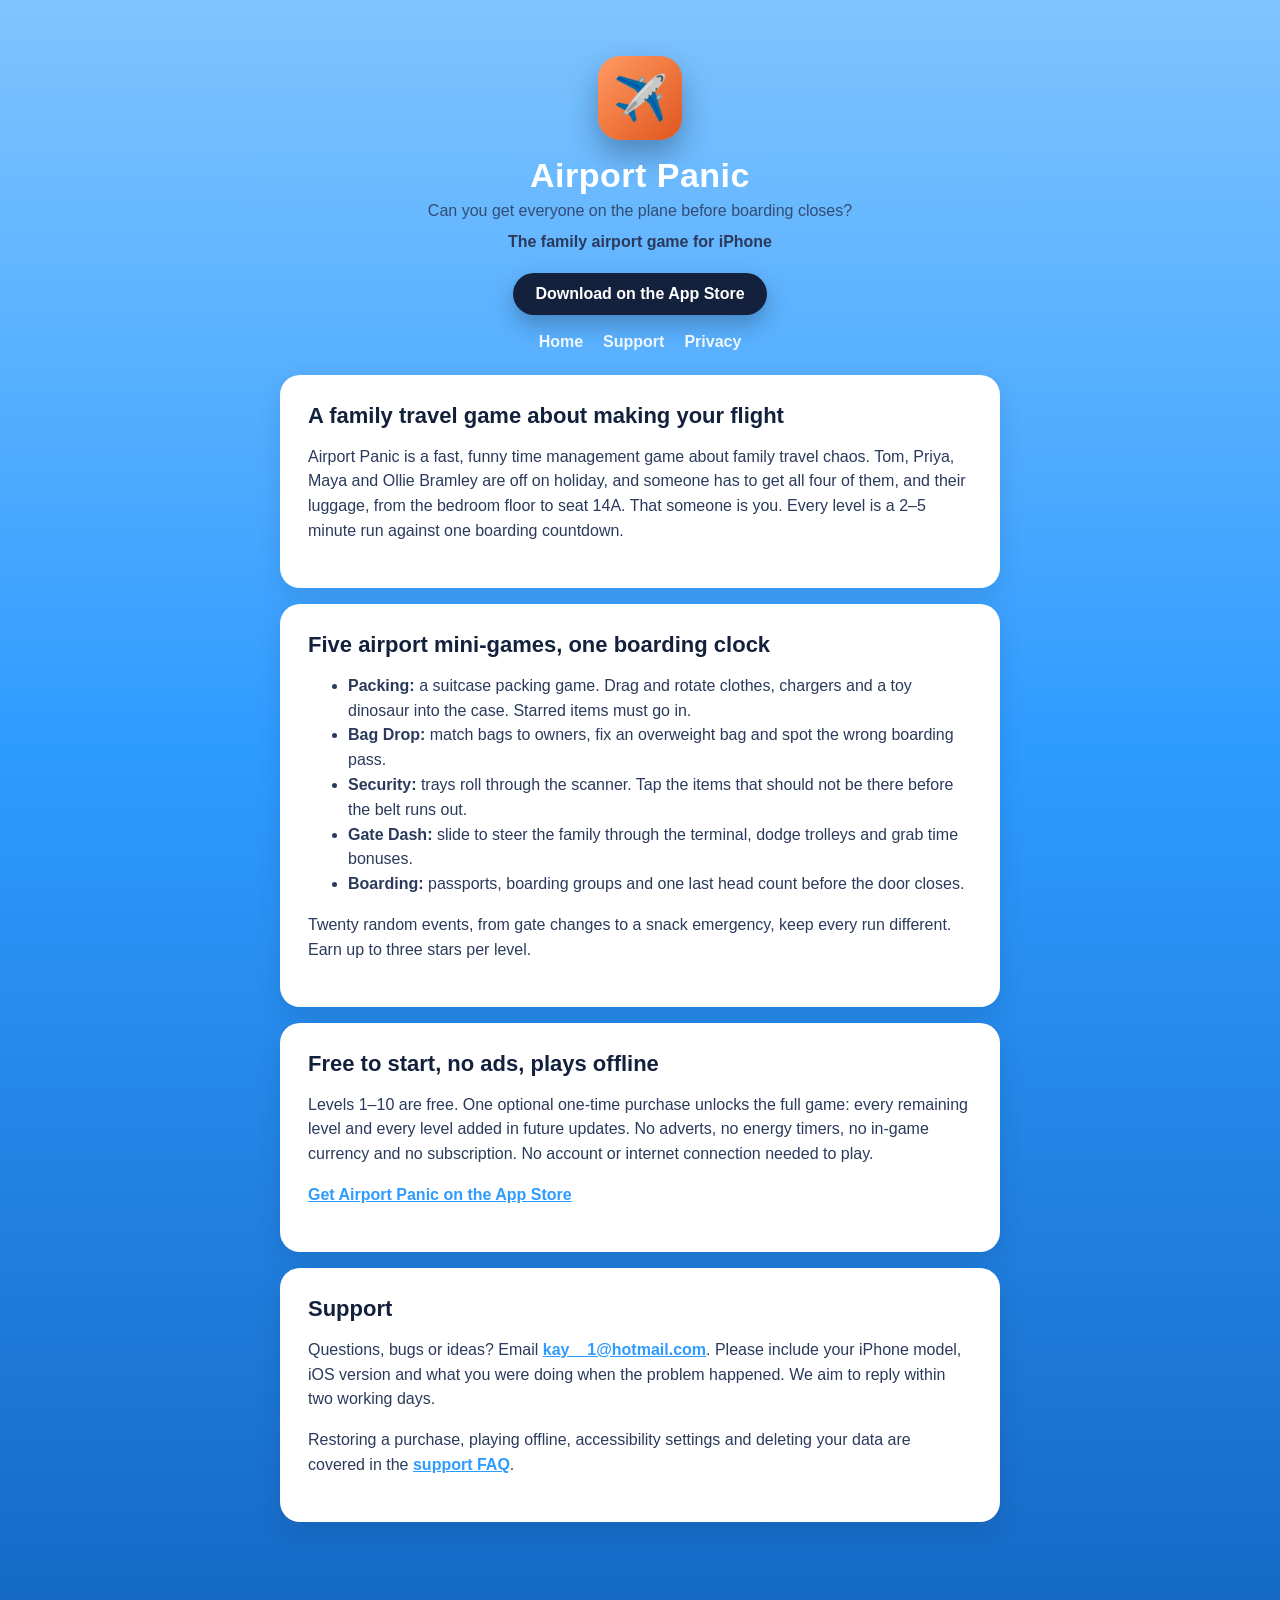
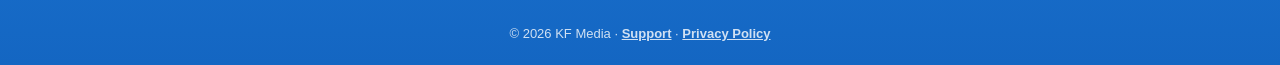
<file: index.html>
<!doctype html><html lang="en-GB"><head><meta charset="utf-8"><meta name="viewport" content="width=device-width,initial-scale=1">
<title>Airport Panic – Family Airport &amp; Packing Game for iPhone</title>
<meta name="description" content="Family airport game for iPhone: pack the suitcase, clear security, dash to the gate and board before the clock runs out. Levels 1-10 free, no ads.">
<link rel="canonical" href="https://kdevelopment2026.github.io/airport-panic-site/">
<meta name="apple-itunes-app" content="app-id=6809162851">
<meta name="theme-color" content="#2E9BFF">
<link rel="icon" type="image/png" sizes="48x48" href="assets/favicon-48.png">
<link rel="apple-touch-icon" href="assets/apple-touch-icon.png">
<meta property="og:type" content="website">
<meta property="og:site_name" content="Airport Panic">
<meta property="og:locale" content="en_GB">
<meta property="og:title" content="Airport Panic – Family Airport &amp; Packing Game for iPhone">
<meta property="og:description" content="Five airport mini-games, one boarding clock. Pack the case, clear security, dash to the gate and get all four Bramleys on board. Levels 1-10 free, no ads.">
<meta property="og:url" content="https://kdevelopment2026.github.io/airport-panic-site/">
<meta property="og:image" content="https://kdevelopment2026.github.io/airport-panic-site/assets/og-image.jpg">
<meta property="og:image:width" content="1200">
<meta property="og:image:height" content="627">
<meta property="og:image:alt" content="The Bramley family racing to their gate, with Packing and Security mini-game screens from Airport Panic">
<meta name="twitter:card" content="summary_large_image">
<meta name="twitter:title" content="Airport Panic – Family Airport &amp; Packing Game for iPhone">
<meta name="twitter:description" content="Five airport mini-games, one boarding clock. Levels 1-10 free, no ads, plays offline.">
<meta name="twitter:image" content="https://kdevelopment2026.github.io/airport-panic-site/assets/og-image.jpg">
<meta name="twitter:image:alt" content="The Bramley family racing to their gate, with Packing and Security mini-game screens from Airport Panic">
<script type="application/ld+json">
{
  "@context": "https://schema.org",
  "@type": ["VideoGame", "MobileApplication"],
  "name": "Airport Panic",
  "alternateName": "Airport Panic: Family Travel",
  "description": "A family travel time management game for iPhone. Pack the suitcase, drop the bags, clear security, dash through the terminal and board the flight before one boarding countdown runs out. Five airport mini-games, 20 levels, 3 stars per level.",
  "url": "https://kdevelopment2026.github.io/airport-panic-site/",
  "image": "https://kdevelopment2026.github.io/airport-panic-site/assets/icon-512.png",
  "screenshot": "https://kdevelopment2026.github.io/airport-panic-site/assets/og-image.jpg",
  "sameAs": ["https://apps.apple.com/app/id6809162851"],
  "installUrl": "https://apps.apple.com/app/id6809162851",
  "operatingSystem": "iOS",
  "applicationCategory": "GameApplication",
  "applicationSubCategory": "Casual",
  "genre": ["Casual", "Family", "Time management"],
  "gamePlatform": "iPhone",
  "playMode": "SinglePlayer",
  "inLanguage": "en-GB",
  "isAccessibleForFree": true,
  "author": { "@type": "Organization", "name": "KF Media" },
  "publisher": { "@type": "Organization", "name": "KF Media" },
  "offers": {
    "@type": "Offer",
    "price": "0",
    "priceCurrency": "GBP",
    "availability": "https://schema.org/InStock",
    "url": "https://apps.apple.com/app/id6809162851"
  }
}
</script>
<link rel="stylesheet" href="style.css"></head><body>
<header><div class="tile" aria-hidden="true">✈️</div><h1>Airport Panic</h1><p>Can you get everyone on the plane before boarding closes?</p><p class="lede">The family airport game for iPhone</p><a class="store" href="https://apps.apple.com/app/id6809162851" rel="noopener">Download on the App Store</a><nav style="margin-top:18px" aria-label="Site"><a href="index.html" aria-current="page">Home</a><a href="support.html">Support</a><a href="privacy.html">Privacy</a></nav></header>
<main>
<div class="card"><h2>A family travel game about making your flight</h2><p>Airport Panic is a fast, funny time management game about family travel chaos. Tom, Priya, Maya and Ollie Bramley are off on holiday, and someone has to get all four of them, and their luggage, from the bedroom floor to seat 14A. That someone is you. Every level is a 2–5 minute run against one boarding countdown.</p></div>
<div class="card"><h2>Five airport mini-games, one boarding clock</h2><ul>
<li><strong>Packing:</strong> a suitcase packing game. Drag and rotate clothes, chargers and a toy dinosaur into the case. Starred items must go in.</li>
<li><strong>Bag Drop:</strong> match bags to owners, fix an overweight bag and spot the wrong boarding pass.</li>
<li><strong>Security:</strong> trays roll through the scanner. Tap the items that should not be there before the belt runs out.</li>
<li><strong>Gate Dash:</strong> slide to steer the family through the terminal, dodge trolleys and grab time bonuses.</li>
<li><strong>Boarding:</strong> passports, boarding groups and one last head count before the door closes.</li>
</ul><p>Twenty random events, from gate changes to a snack emergency, keep every run different. Earn up to three stars per level.</p></div>
<div class="card"><h2>Free to start, no ads, plays offline</h2><p>Levels 1–10 are free. One optional one-time purchase unlocks the full game: every remaining level and every level added in future updates. No adverts, no energy timers, no in-game currency and no subscription. No account or internet connection needed to play.</p><p><a href="https://apps.apple.com/app/id6809162851" rel="noopener">Get Airport Panic on the App Store</a></p></div>
<div class="card"><h2>Support</h2><p>Questions, bugs or ideas? Email <a href="mailto:kay__1@hotmail.com?subject=Airport%20Panic%20support">kay__1@hotmail.com</a>. Please include your iPhone model, iOS version and what you were doing when the problem happened. We aim to reply within two working days.</p><p>Restoring a purchase, playing offline, accessibility settings and deleting your data are covered in the <a href="support.html">support FAQ</a>.</p></div>
</main><footer>© 2026 KF Media · <a href="support.html" style="color:#fff">Support</a> · <a href="privacy.html" style="color:#fff">Privacy Policy</a></footer></body></html>
</file>
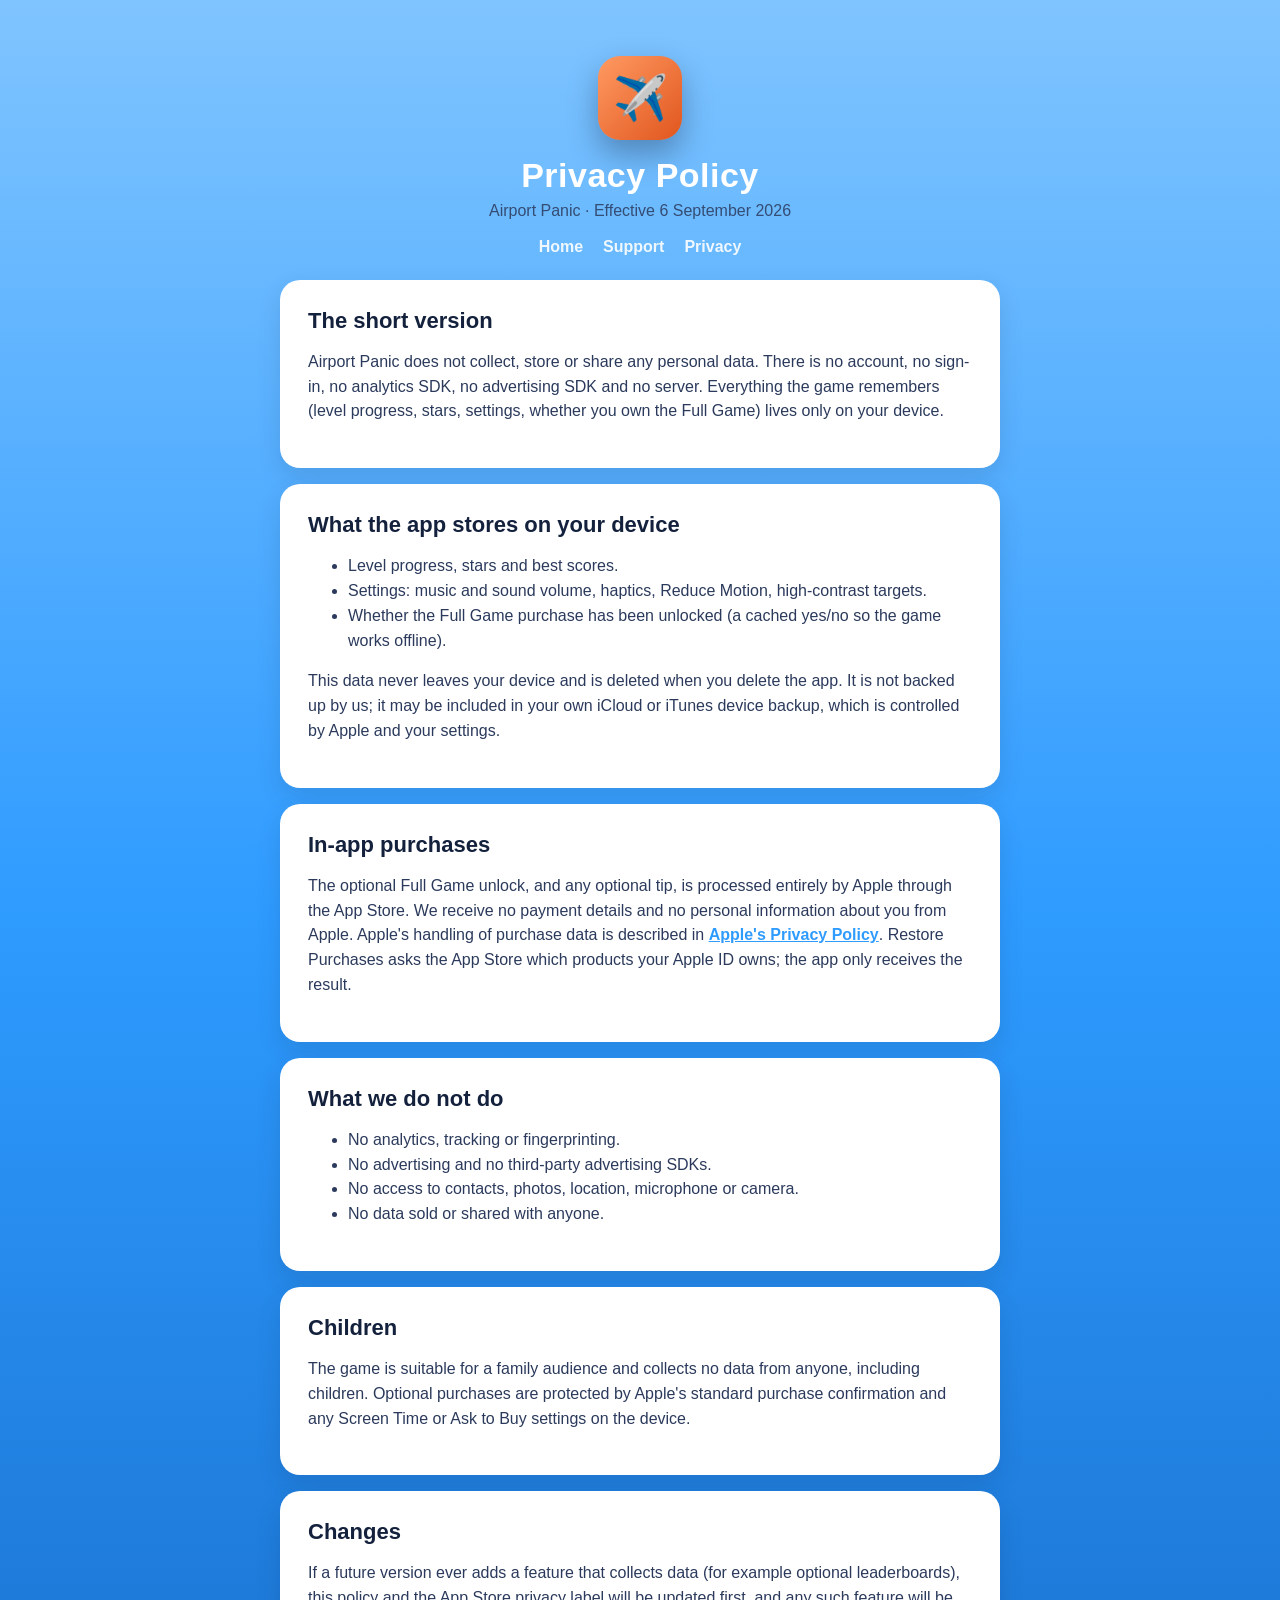
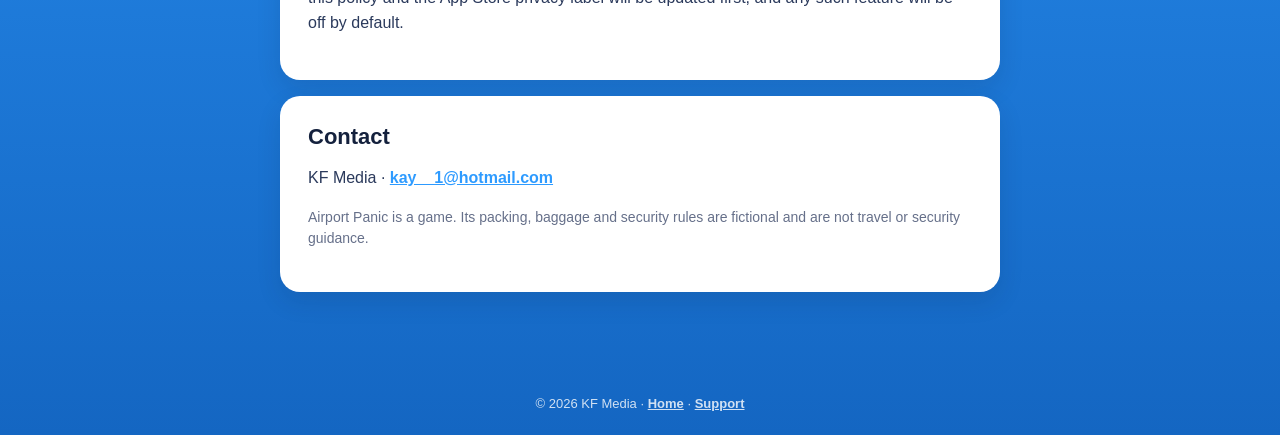
<file: privacy.html>
<!doctype html><html lang="en-GB"><head><meta charset="utf-8"><meta name="viewport" content="width=device-width,initial-scale=1">
<title>Airport Panic Privacy Policy</title>
<meta name="description" content="Airport Panic collects no personal data: no account, no analytics, no advertising SDKs and no server. Progress and settings stay on your device.">
<link rel="canonical" href="https://kdevelopment2026.github.io/airport-panic-site/privacy.html">
<meta name="apple-itunes-app" content="app-id=6809162851">
<meta name="theme-color" content="#2E9BFF">
<link rel="icon" type="image/png" sizes="48x48" href="assets/favicon-48.png">
<link rel="apple-touch-icon" href="assets/apple-touch-icon.png">
<meta property="og:type" content="website">
<meta property="og:site_name" content="Airport Panic">
<meta property="og:title" content="Airport Panic Privacy Policy">
<meta property="og:description" content="Airport Panic collects no personal data: no account, no analytics, no advertising SDKs and no server. Progress and settings stay on your device.">
<meta property="og:url" content="https://kdevelopment2026.github.io/airport-panic-site/privacy.html">
<meta property="og:image" content="https://kdevelopment2026.github.io/airport-panic-site/assets/og-image.jpg">
<meta name="twitter:card" content="summary_large_image">
<link rel="stylesheet" href="style.css"></head><body>
<header><div class="tile" aria-hidden="true">✈️</div><h1>Privacy Policy</h1><p>Airport Panic · Effective 6 September 2026</p><nav style="margin-top:14px" aria-label="Site"><a href="index.html">Home</a><a href="support.html">Support</a><a href="privacy.html" aria-current="page">Privacy</a></nav></header>
<main>
<div class="card"><h2>The short version</h2><p>Airport Panic does not collect, store or share any personal data. There is no account, no sign-in, no analytics SDK, no advertising SDK and no server. Everything the game remembers (level progress, stars, settings, whether you own the Full Game) lives only on your device.</p></div>
<div class="card"><h2>What the app stores on your device</h2><ul><li>Level progress, stars and best scores.</li><li>Settings: music and sound volume, haptics, Reduce Motion, high-contrast targets.</li><li>Whether the Full Game purchase has been unlocked (a cached yes/no so the game works offline).</li></ul><p>This data never leaves your device and is deleted when you delete the app. It is not backed up by us; it may be included in your own iCloud or iTunes device backup, which is controlled by Apple and your settings.</p></div>
<div class="card"><h2>In-app purchases</h2><p>The optional Full Game unlock, and any optional tip, is processed entirely by Apple through the App Store. We receive no payment details and no personal information about you from Apple. Apple's handling of purchase data is described in <a href="https://www.apple.com/legal/privacy/" rel="noopener">Apple's Privacy Policy</a>. Restore Purchases asks the App Store which products your Apple ID owns; the app only receives the result.</p></div>
<div class="card"><h2>What we do not do</h2><ul><li>No analytics, tracking or fingerprinting.</li><li>No advertising and no third-party advertising SDKs.</li><li>No access to contacts, photos, location, microphone or camera.</li><li>No data sold or shared with anyone.</li></ul></div>
<div class="card"><h2>Children</h2><p>The game is suitable for a family audience and collects no data from anyone, including children. Optional purchases are protected by Apple's standard purchase confirmation and any Screen Time or Ask to Buy settings on the device.</p></div>
<div class="card"><h2>Changes</h2><p>If a future version ever adds a feature that collects data (for example optional leaderboards), this policy and the App Store privacy label will be updated first, and any such feature will be off by default.</p></div>
<div class="card"><h2>Contact</h2><p>KF Media · <a href="mailto:kay__1@hotmail.com?subject=Airport%20Panic%20privacy">kay__1@hotmail.com</a></p><p class="muted">Airport Panic is a game. Its packing, baggage and security rules are fictional and are not travel or security guidance.</p></div>
</main><footer>© 2026 KF Media · <a href="index.html" style="color:#fff">Home</a> · <a href="support.html" style="color:#fff">Support</a></footer></body></html>
</file>
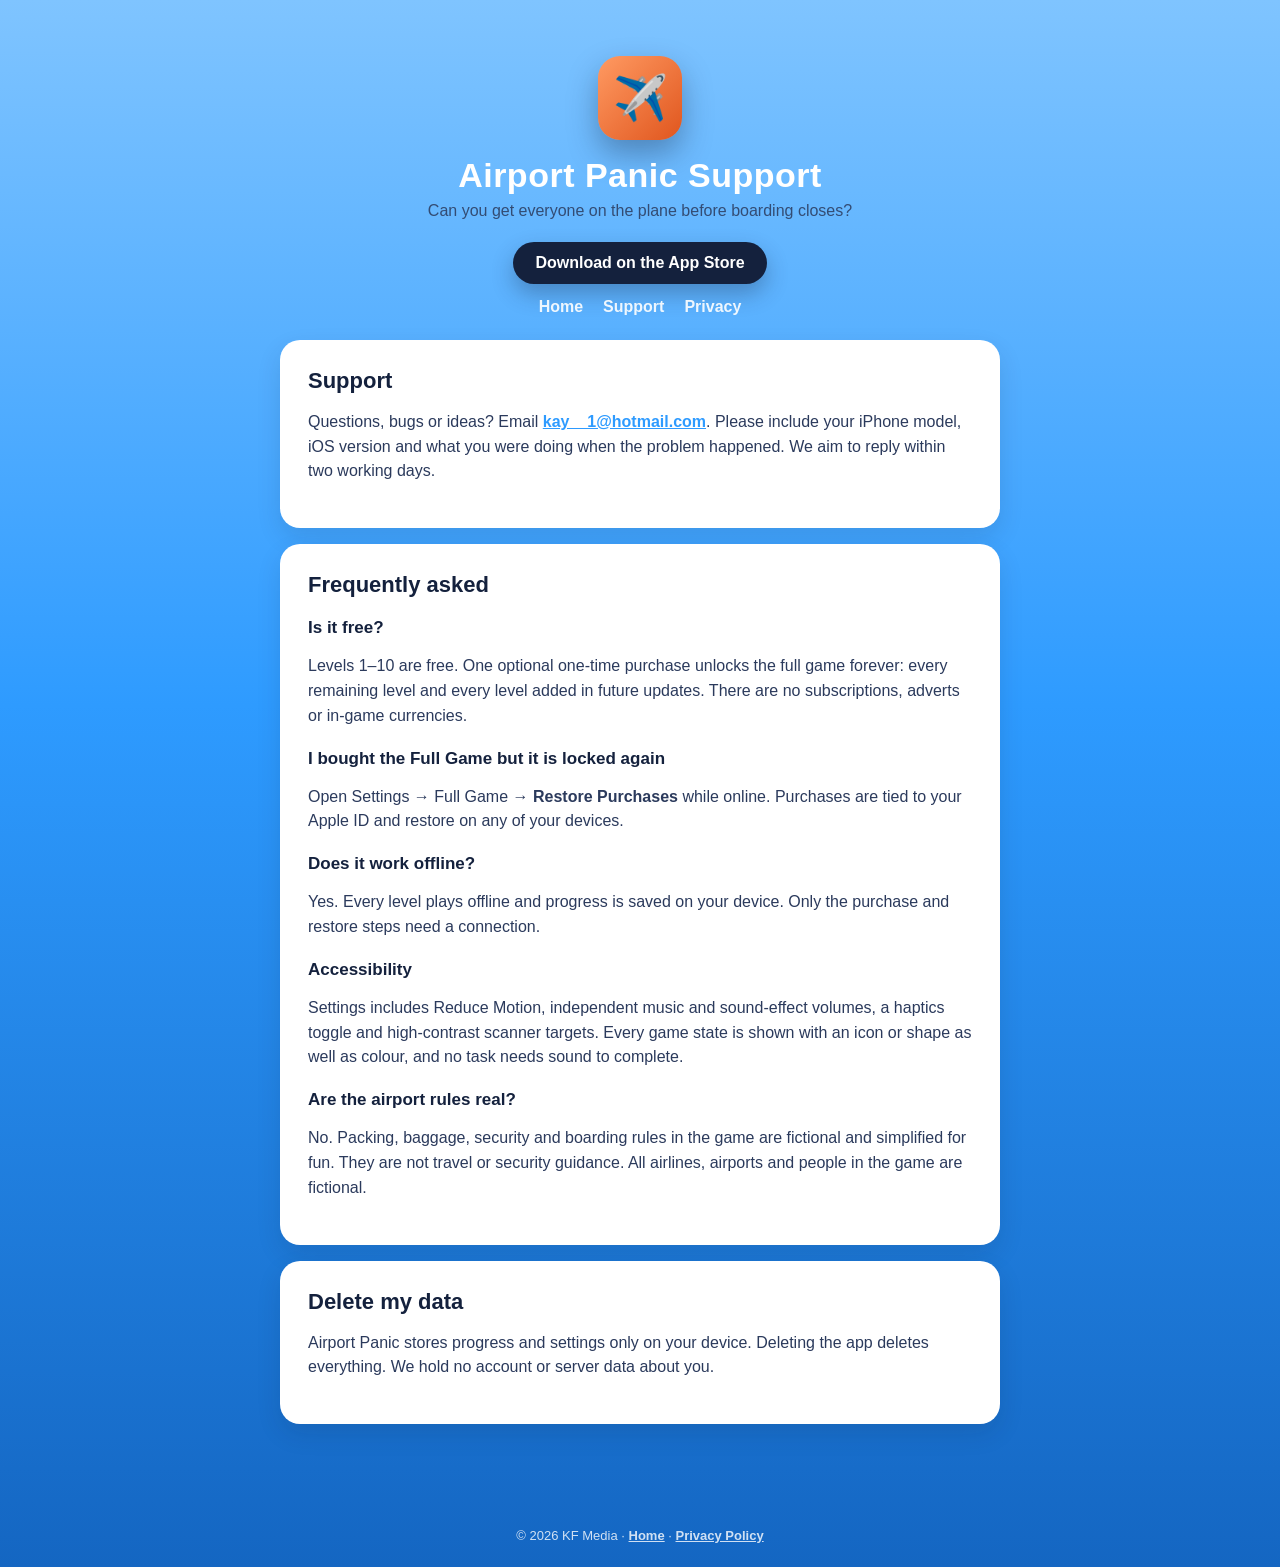
<file: support.html>
<!doctype html><html lang="en-GB"><head><meta charset="utf-8"><meta name="viewport" content="width=device-width,initial-scale=1">
<title>Airport Panic Support &amp; FAQ</title>
<meta name="description" content="Airport Panic help: contact support, restore the Full Game purchase, play offline, accessibility settings and deleting your data.">
<link rel="canonical" href="https://kdevelopment2026.github.io/airport-panic-site/support.html">
<meta name="apple-itunes-app" content="app-id=6809162851">
<meta name="theme-color" content="#2E9BFF">
<link rel="icon" type="image/png" sizes="48x48" href="assets/favicon-48.png">
<link rel="apple-touch-icon" href="assets/apple-touch-icon.png">
<meta property="og:type" content="website">
<meta property="og:site_name" content="Airport Panic">
<meta property="og:title" content="Airport Panic Support &amp; FAQ">
<meta property="og:description" content="Airport Panic help: contact support, restore the Full Game purchase, play offline, accessibility settings and deleting your data.">
<meta property="og:url" content="https://kdevelopment2026.github.io/airport-panic-site/support.html">
<meta property="og:image" content="https://kdevelopment2026.github.io/airport-panic-site/assets/og-image.jpg">
<meta name="twitter:card" content="summary_large_image">
<link rel="stylesheet" href="style.css"></head><body>
<header><div class="tile" aria-hidden="true">✈️</div><h1>Airport Panic Support</h1><p>Can you get everyone on the plane before boarding closes?</p><a class="store" href="https://apps.apple.com/app/id6809162851" rel="noopener">Download on the App Store</a><nav style="margin-top:14px" aria-label="Site"><a href="index.html">Home</a><a href="support.html" aria-current="page">Support</a><a href="privacy.html">Privacy</a></nav></header>
<main>
<div class="card"><h2>Support</h2><p>Questions, bugs or ideas? Email <a href="mailto:kay__1@hotmail.com?subject=Airport%20Panic%20support">kay__1@hotmail.com</a>. Please include your iPhone model, iOS version and what you were doing when the problem happened. We aim to reply within two working days.</p></div>
<div class="card"><h2>Frequently asked</h2>
<h3>Is it free?</h3><p>Levels 1–10 are free. One optional one-time purchase unlocks the full game forever: every remaining level and every level added in future updates. There are no subscriptions, adverts or in-game currencies.</p>
<h3>I bought the Full Game but it is locked again</h3><p>Open Settings → Full Game → <strong>Restore Purchases</strong> while online. Purchases are tied to your Apple ID and restore on any of your devices.</p>
<h3>Does it work offline?</h3><p>Yes. Every level plays offline and progress is saved on your device. Only the purchase and restore steps need a connection.</p>
<h3>Accessibility</h3><p>Settings includes Reduce Motion, independent music and sound-effect volumes, a haptics toggle and high-contrast scanner targets. Every game state is shown with an icon or shape as well as colour, and no task needs sound to complete.</p>
<h3>Are the airport rules real?</h3><p>No. Packing, baggage, security and boarding rules in the game are fictional and simplified for fun. They are not travel or security guidance. All airlines, airports and people in the game are fictional.</p>
</div>
<div class="card"><h2>Delete my data</h2><p>Airport Panic stores progress and settings only on your device. Deleting the app deletes everything. We hold no account or server data about you.</p></div>
</main><footer>© 2026 KF Media · <a href="index.html" style="color:#fff">Home</a> · <a href="privacy.html" style="color:#fff">Privacy Policy</a></footer></body></html>
</file>
<file: style.css>
:root{--navy:#14213D;--slate:#66708A;--sky:#2E9BFF;--sunset:#FF7A3D;--cloud:#F4F6FB}
*{box-sizing:border-box}body{margin:0;font-family:-apple-system,"Nunito",Segoe UI,Roboto,sans-serif;color:var(--navy);background:linear-gradient(180deg,#7FC4FF 0%,#2E9BFF 45%,#1466C2 100%);min-height:100vh}
header{padding:56px 20px 24px;text-align:center;color:#fff}header .tile{width:84px;height:84px;border-radius:22px;background:linear-gradient(135deg,#FF9A62,#E0561E);display:inline-flex;align-items:center;justify-content:center;font-size:44px;box-shadow:0 14px 30px rgba(20,33,61,.35)}
h1{margin:16px 0 4px;font-size:34px;letter-spacing:.5px}header p{margin:0;opacity:.85}
main{max-width:760px;margin:0 auto;padding:0 20px 64px}
.card{background:#fff;border-radius:20px;padding:28px;margin-bottom:16px;box-shadow:0 10px 24px rgba(20,33,61,.12)}
h2{margin:0 0 10px;font-size:22px}h3{margin:20px 0 6px;font-size:17px}p,li{line-height:1.55;color:#2B3A5C}a{color:var(--sky);font-weight:700}
.muted{color:var(--slate);font-size:14px}nav a{color:#fff;margin:0 10px;text-decoration:none;font-weight:700;opacity:.9}footer{text-align:center;color:#fff;opacity:.8;padding:24px;font-size:13px}
.lede{margin-top:6px!important;font-weight:700;opacity:1!important}.store{display:inline-block;margin-top:18px;padding:12px 22px;border-radius:999px;background:var(--navy);color:#fff;text-decoration:none;font-weight:800;box-shadow:0 10px 22px rgba(20,33,61,.3)}.store:hover,.store:focus-visible{background:#0B1530}
</file>
